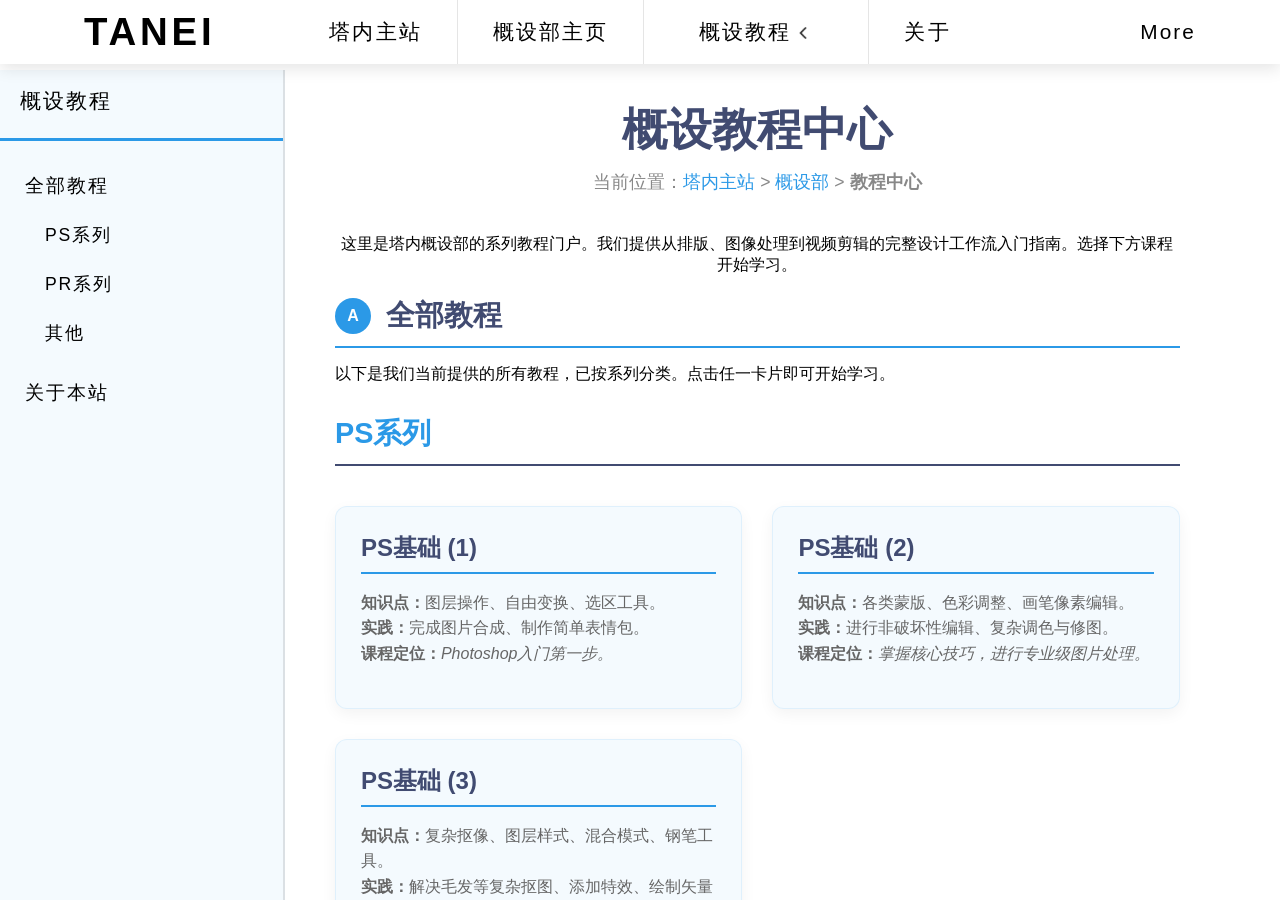
<file: index.html>
<!DOCTYPE html>
<html lang="zh-CN">
<head>
    <meta charset="UTF-8">
    <meta name="viewport" content="width=device-width, initial-scale=1.0">
    <title>概设教程总站 | TANEI</title>
    <link rel="stylesheet" href="./style/style-nav.css">
    <link rel="stylesheet" href="./style/style-content.css">
    <style>
        /* 为主页内容区域添加额外样式 */
        .tutorials-container {
            display: grid;
            grid-template-columns: repeat(auto-fill, minmax(300px, 1fr));
            gap: 30px;
            margin-top: 40px;
        }
        .tutorial-card {
            background: var(--shallow-background);
            border-radius: 12px;
            padding: 25px;
            text-decoration: none;
            color: inherit;
            display: block;
            transition: all 0.3s ease;
            border: 1px solid rgba(43, 153, 231, 0.1);
            box-shadow: 0 5px 15px rgba(0, 0, 0, 0.05);
        }
        .tutorial-card:hover {
            transform: translateY(-5px);
            box-shadow: 0 10px 25px rgba(43, 153, 231, 0.15);
            border-color: var(--primary-color);
        }
        .tutorial-title {
            color: var(--secondary-color);
            font-size: 1.5rem;
            font-weight: 600;
            margin-bottom: 10px;
            border-bottom: 2px solid var(--primary-color);
            padding-bottom: 8px;
        }
        .tutorial-desc {
            color: #666;
            line-height: 1.6;
            font-size: 1rem;
        }
        .home-header {
            text-align: center;
            margin-bottom: 20px;
        }
        .home-header h1 {
            font-size: 2.8rem;
            color: var(--secondary-color);
            margin-bottom: 10px;
        }
        .breadcrumb {
            font-size: 1.1rem;
            color: #888;
            margin-bottom: 40px;
        }
        .breadcrumb a {
            color: var(--primary-color);
            text-decoration: none;
        }
        .breadcrumb a:hover {
            text-decoration: underline;
        }
        
        /* 新增：分组标题样式 */
        .tutorial-group {
            margin-bottom: 50px;
        }
        .tutorial-group:last-child {
            margin-bottom: 20px;
        }
        .group-title {
            font-size: 1.8rem;
            color: var(--primary-color);
            margin-bottom: 20px;
            padding-bottom: 10px;
            border-bottom: 2px solid var(--secondary-color);
        }
        
    </style>
</head>
<body>
    <!-- 导航栏保持不变，确保站点导航一致性 -->
    <nav class="navbar" id="navbar">
        <div class="container" id="nav-container">
            <div class="nav-brand" id="nav-brand">
                <li class="nav-item">
                    <a href="./home/index.html" class="nav-link brand">
                        <div class="item-txt brand" >
                            <span>TANEI</span>
                        </div>
                    </a>
                </li>
            </div>
            <div class="nav-menu" id="nav-menu">
                <li class="nav-item">
                    <a href="../../index.html" class="nav-link menu">
                        <div class="item-txt menu" >
                            <span>塔内主站</span>
                        </div>
                    </a>
                </li>
                <li class="nav-item">
                    <a href="../index.html" class="nav-link menu">
                        <div class="item-txt menu" >
                            <span>概设部主页</span>
                        </div>
                    </a>
                </li>
                <li class="nav-item dropdown menu course">
                    <a href="./index.html" class="nav-link dropdown menu course">
                        <div class="item-txt menu course" >
                            <span>概设教程</span>
                            <span class="icon-png dropdown" ></span>
                        </div>
                    </a>
                    <div class="dropdown-content">
                        <ul class="dropdown-item">
                            <a href="./courses/xiumi/index.html" class="dropdown-link">
                                <div class="dropdown-txt"><span>秀米排版</span></div>
                            </a>
                        </ul>
                        <ul class="dropdown-item">
                            <a href="./courses/ps1/index.html" class="dropdown-link">
                                <div class="dropdown-txt"><span>PS基础(1)</span></div>
                            </a>
                        </ul>
                        <ul class="dropdown-item">
                            <a href="./courses/ps2/index.html" class="dropdown-link">
                                <div class="dropdown-txt"><span>PS基础(2)</span></div>
                            </a>
                        </ul>
                        <ul class="dropdown-item">
                            <a href="./courses/ps3/index.html" class="dropdown-link">
                                <div class="dropdown-txt"><span>PS基础(3)</span></div>
                            </a>
                        </ul>
                        <ul class="dropdown-item">
                            <a href="./courses/pr1/index.html" class="dropdown-link">
                                <div class="dropdown-txt"><span>PR基础(1)</span></div>
                            </a>
                        </ul>
                        <ul class="dropdown-item">
                            <a href="../pr2/index.html" class="dropdown-link">
                                <div class="dropdown-txt"><span>PR基础(2)</span></div>
                            </a>
                        </ul>
                    </div>
                </li>
                <li class="nav-item about">
                    <a href="../index.html/#about" class="nav-link menu about">
                        <div class="item-txt menu" >
                            <span>关于</span>
                        </div>
                    </a>
                </li>
            </div>
            <div class="nav-more">
                <div class="nav-item more">
                    <a class="nav-link more">
                        <div class="item-txt more"><span>More</span></div>
                    </a>
                </div>
            </div>
        </div>
    </nav>

    <div class="content-container">
        <!-- 左侧目录栏替换为本站指引 -->
        <aside class="tocbar">
            <div class="toc-header">
                <h2 class="header">概设教程</h2>
            </div>
            <nav class="toc-item">
                <a href="#tutorial-list" class="toc-link">全部教程</a>
                <!-- 新增：分组子目录 -->
                <div class="toc-subitem">
                    <a href="#ps-series" class="toc-link">PS系列</a>
                </div>
                <div class="toc-subitem">
                    <a href="#pr-series" class="toc-link">PR系列</a>
                </div>
                <div class="toc-subitem">
                    <a href="#other-tutorials" class="toc-link">其他</a>
                </div>
            </nav>
            <nav class="toc-item">
                <a href="#about" class="toc-link">关于本站</a>
            </nav>
            <p class="bottom blank"></p>
        </aside>

        <!-- 主内容区改造为教程门户 -->
        <div class="main-content">
            <header class="home-header">
                <h1>概设教程中心</h1>
                <div class="breadcrumb">
                    当前位置：<a href="./home/index.html">塔内主站</a> &gt; <a href="./department/gaishe/index.html">概设部</a> &gt; <strong>教程中心</strong>
                </div>
                <p>这里是塔内概设部的系列教程门户。我们提供从排版、图像处理到视频剪辑的完整设计工作流入门指南。选择下方课程开始学习。</p>
            </header>

            <div class="section-main">
                <!-- 教程列表区域 -->
                <div class="section" id="tutorial-list">
                    <div class="section-header">
                        <div class="section-number">A</div>
                        <h2 class="section-intro">全部教程</h2>
                    </div>
                    <div class="section-content">
                        <p>以下是我们当前提供的所有教程，已按系列分类。点击任一卡片即可开始学习。</p>
                        
                        <!-- PS系列分组 -->
                        <div class="tutorial-group" id="ps-series">
                            <h3 class="group-title">PS系列</h3>
                            <div class="tutorials-container">
                                <!-- PS基础(1) 卡片 -->
                                <a href="./courses/ps1/index.html" class="tutorial-card">
                                    <div class="tutorial-title">PS基础 (1)</div>
                                    <p class="tutorial-desc">
                                        <strong>知识点：</strong>图层操作、自由变换、选区工具。<br>
                                        <strong>实践：</strong>完成图片合成、制作简单表情包。<br>
                                        <strong>课程定位：</strong><em>Photoshop入门第一步。</em>
                                    </p>
                                </a>
                                <!-- PS基础(2) 卡片 -->
                                <a href="./courses/ps2/index.html" class="tutorial-card">
                                    <div class="tutorial-title">PS基础 (2)</div>
                                    <p class="tutorial-desc">
                                        <strong>知识点：</strong>各类蒙版、色彩调整、画笔像素编辑。<br>
                                        <strong>实践：</strong>进行非破坏性编辑、复杂调色与修图。<br>
                                        <strong>课程定位：</strong><em>掌握核心技巧，进行专业级图片处理。</em>
                                    </p>
                                </a>
                                <!-- PS基础(3) 卡片 -->
                                <a href="./courses/ps3/index.html" class="tutorial-card">
                                    <div class="tutorial-title">PS基础 (3)</div>
                                    <p class="tutorial-desc">
                                        <strong>知识点：</strong>复杂抠像、图层样式、混合模式、钢笔工具。<br>
                                        <strong>实践：</strong>解决毛发等复杂抠图、添加特效、绘制矢量图形。<br>
                                        <strong>课程定位：</strong><em>解决高级难题，应对海报合成等专业需求。</em>
                                    </p>
                                </a>
                            </div>
                        </div>

                        <!-- PR系列分组 -->
                        <div class="tutorial-group" id="pr-series">
                            <h3 class="group-title">PR系列</h3>
                            <div class="tutorials-container">
                                <!-- PR基础(1) 卡片 -->
                                <a href="./courses/pr1/index.html" class="tutorial-card">
                                    <div class="tutorial-title">PR基础 (1)</div>
                                    <p class="tutorial-desc">
                                        <strong>知识点：</strong>序列与时间线、基础剪辑工具、关键帧动画。<br>
                                        <strong>实践：</strong>完成视频的裁剪、拼接、添加文字与简单特效并导出。<br>
                                        <strong>课程定位：</strong><em>剪辑你的第一个视频，掌握核心流程。</em>
                                    </p>
                                </a>
                                <!-- PR基础(2) 卡片 -->
                                <a href="./courses/pr2/index.html" class="tutorial-card">
                                    <div class="tutorial-title">PR基础 (2)</div>
                                    <p class="tutorial-desc">
                                        <strong>知识点：</strong>绿幕抠像、嵌套与调整图层、GIF与蒙版。<br>
                                        <strong>实践：</strong>实现视频合成、批量添加效果、制作动图与复杂转场。<br>
                                        <strong>课程定位：</strong><em>实现高级合成，提升剪辑效率。</em>
                                    </p>
                                </a>
                            </div>
                        </div>

                        <!-- 其他分组 -->
                        <div class="tutorial-group" id="other-tutorials">
                            <h3 class="group-title">其他</h3>
                            <div class="tutorials-container">
                                <!-- 秀米排版 卡片 -->
                                <a href="./courses/xiumi/index.html" class="tutorial-card">
                                    <div class="tutorial-title">秀米排版</div>
                                    <p class="tutorial-desc">
                                        <strong>知识点：</strong>图文创建、组件使用、布局盒子、模板套用。<br>
                                        <strong>实践：</strong>独立完成一篇美观、结构清晰的微信公众号推文。<br>
                                        <strong>课程定位：</strong><em>公众号排版，从入门到精通。</em>
                                    </p>
                                </a>
                            </div>
                        </div>
                        
                        <p style="margin-top: 40px; font-style: italic; color: #666;">更多教程正在筹备中，敬请期待...</p>
                    </div>
                </div>
                
                <!-- 关于本站区域 -->
                <div class="section" id="about">
                    <div class="section-header">
                        <div class="section-number">B</div>
                        <h2 class="section-intro">关于本站</h2>
                    </div>
                    <div class="section-content">
                        <p>本"概设教程"系列由 <strong>TANEI 塔内概设部和网络部</strong> 制作与维护，旨在为社团内外对设计感兴趣的同学提供一套系统、免费、易于上手的学习资源。</p>
                        <p>教程内容涵盖平面设计（PS）、视频剪辑（PR）、内容排版（秀米）等常见设计工作流，从零开始，循序渐进。</p>
                        <p>我们的目标是：</p>
                        <ul>
                            <li><strong>降低门槛</strong>：用清晰的步骤和示例，让设计新手也能快速入门。</li>
                            <li><strong>体系化学习</strong>：课程安排由浅入深，帮助您构建扎实的设计基础。</li>
                            <li><strong>即学即用</strong>：教程侧重于实战技能，学完后即可应用于社团工作或个人项目。</li>
                        </ul>
                        <p>如果在学习过程中有任何疑问或建议，欢迎通过概设部主页的联系方式与我们交流。</p>
                        <p>祝您学习愉快！</p>
                    </div>
                </div>
                
                <p class="bottom blank"></p>
            </div>
        </div>
    </div>

<script>
    // 修改脚本以支持分组目录的点击高亮
    document.addEventListener('DOMContentLoaded', function() {
        const links = document.querySelectorAll('.toc-item a, .toc-subitem a');
        const sections = document.querySelectorAll('.section, .tutorial-group');
        
        links.forEach(link => {
            link.addEventListener('click', function(e) {
                links.forEach(l => l.classList.remove('active'));
                this.classList.add('active');
            });
        });
        
        const observerOptions = {
            root: null,
            rootMargin: '-20% 0px -70% 0px',
            threshold: 0
        };
        
        const observer = new IntersectionObserver((entries) => {
            entries.forEach(entry => {
                if (entry.isIntersecting) {
                    const id = entry.target.getAttribute('id');
                    links.forEach(link => {
                        link.classList.remove('active');
                        if (link.getAttribute('href') === `#${id}`) {
                            link.classList.add('active');
                        }
                    });
                }
            });
        }, observerOptions);
        
        sections.forEach(section => {
            observer.observe(section);
        });
    });
</script>
</body>
</html>
</file>
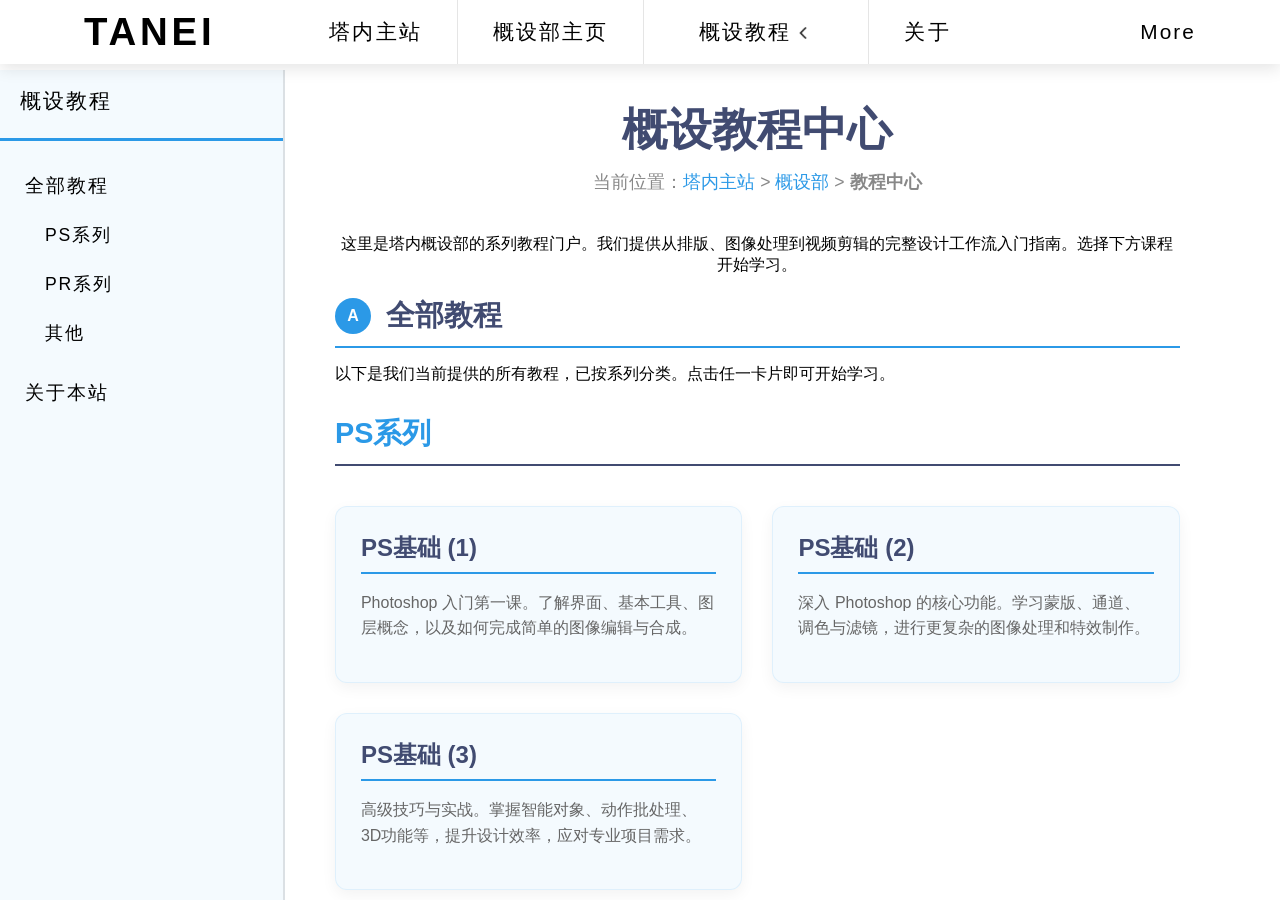
<file: courses/home/index.html>
<!DOCTYPE html>
<html lang="zh-CN">
<head>
    <meta charset="UTF-8">
    <meta name="viewport" content="width=device-width, initial-scale=1.0">
    <title>概设教程总站 | TANEI</title>
    <link rel="stylesheet" href="./style-nav.css">
    <link rel="stylesheet" href="./style-content.css">
    <style>
        /* 为主页内容区域添加额外样式 */
        .tutorials-container {
            display: grid;
            grid-template-columns: repeat(auto-fill, minmax(300px, 1fr));
            gap: 30px;
            margin-top: 40px;
        }
        .tutorial-card {
            background: var(--shallow-background);
            border-radius: 12px;
            padding: 25px;
            text-decoration: none;
            color: inherit;
            display: block;
            transition: all 0.3s ease;
            border: 1px solid rgba(43, 153, 231, 0.1);
            box-shadow: 0 5px 15px rgba(0, 0, 0, 0.05);
        }
        .tutorial-card:hover {
            transform: translateY(-5px);
            box-shadow: 0 10px 25px rgba(43, 153, 231, 0.15);
            border-color: var(--primary-color);
        }
        .tutorial-title {
            color: var(--secondary-color);
            font-size: 1.5rem;
            font-weight: 600;
            margin-bottom: 10px;
            border-bottom: 2px solid var(--primary-color);
            padding-bottom: 8px;
        }
        .tutorial-desc {
            color: #666;
            line-height: 1.6;
            font-size: 1rem;
        }
        .home-header {
            text-align: center;
            margin-bottom: 20px;
        }
        .home-header h1 {
            font-size: 2.8rem;
            color: var(--secondary-color);
            margin-bottom: 10px;
        }
        .breadcrumb {
            font-size: 1.1rem;
            color: #888;
            margin-bottom: 40px;
        }
        .breadcrumb a {
            color: var(--primary-color);
            text-decoration: none;
        }
        .breadcrumb a:hover {
            text-decoration: underline;
        }
        
        /* 新增：分组标题样式 */
        .tutorial-group {
            margin-bottom: 50px;
        }
        .tutorial-group:last-child {
            margin-bottom: 20px;
        }
        .group-title {
            font-size: 1.8rem;
            color: var(--primary-color);
            margin-bottom: 20px;
            padding-bottom: 10px;
            border-bottom: 2px solid var(--secondary-color);
        }
        
    </style>
</head>
<body>
    <!-- 导航栏保持不变，确保站点导航一致性 -->
    <nav class="navbar" id="navbar">
        <div class="container" id="nav-container">
            <div class="nav-brand" id="nav-brand">
                <li class="nav-item">
                    <a href="./home/index.html" class="nav-link brand">
                        <div class="item-txt brand" >
                            <span>TANEI</span>
                        </div>
                    </a>
                </li>
            </div>
            <div class="nav-menu" id="nav-menu">
                <li class="nav-item">
                    <a href="./home/index.html" class="nav-link menu">
                        <div class="item-txt menu" >
                            <span>塔内主站</span>
                        </div>
                    </a>
                </li>
                <li class="nav-item">
                    <a href="./department/gaishe/index.html" class="nav-link menu">
                        <div class="item-txt menu" >
                            <span>概设部主页</span>
                        </div>
                    </a>
                </li>
                <li class="nav-item dropdown menu course">
                    <a href="./department/gaishe/coures.html" class="nav-link dropdown menu course">
                        <div class="item-txt menu course" >
                            <span>概设教程</span>
                            <span class="icon-png dropdown" ></span>
                        </div>
                    </a>
                    <div class="dropdown-content">
                        <ul class="dropdown-item">
                            <a href="../xiumi/index.html" class="dropdown-link">
                                <div class="dropdown-txt"><span>秀米排版</span></div>
                            </a>
                        </ul>
                        <ul class="dropdown-item">
                            <a href="../ps1/index.html" class="dropdown-link">
                                <div class="dropdown-txt"><span>PS基础(1)</span></div>
                            </a>
                        </ul>
                        <ul class="dropdown-item">
                            <a href="../ps2/index.html" class="dropdown-link">
                                <div class="dropdown-txt"><span>PS基础(2)</span></div>
                            </a>
                        </ul>
                        <ul class="dropdown-item">
                            <a href="../ps3/index.html" class="dropdown-link">
                                <div class="dropdown-txt"><span>PS基础(3)</span></div>
                            </a>
                        </ul>
                        <ul class="dropdown-item">
                            <a href="../pr1/index.html" class="dropdown-link">
                                <div class="dropdown-txt"><span>PR基础(1)</span></div>
                            </a>
                        </ul>
                    </div>
                </li>
                <li class="nav-item about">
                    <a href="./department/gaishe/about.html" class="nav-link menu about">
                        <div class="item-txt menu" >
                            <span>关于</span>
                        </div>
                    </a>
                </li>
            </div>
            <div class="nav-more">
                <div class="nav-item more">
                    <a class="nav-link more">
                        <div class="item-txt more"><span>More</span></div>
                    </a>
                </div>
            </div>
        </div>
    </nav>

    <div class="content-container">
        <!-- 左侧目录栏替换为本站指引 -->
        <aside class="tocbar">
            <div class="toc-header">
                <h2 class="header">概设教程</h2>
            </div>
            <nav class="toc-item">
                <a href="#tutorial-list" class="toc-link">全部教程</a>
                <!-- 新增：分组子目录 -->
                <div class="toc-subitem">
                    <a href="#ps-series" class="toc-link">PS系列</a>
                </div>
                <div class="toc-subitem">
                    <a href="#pr-series" class="toc-link">PR系列</a>
                </div>
                <div class="toc-subitem">
                    <a href="#other-tutorials" class="toc-link">其他</a>
                </div>
            </nav>
            <nav class="toc-item">
                <a href="#about" class="toc-link">关于本站</a>
            </nav>
            <p class="bottom blank"></p>
        </aside>

        <!-- 主内容区改造为教程门户 -->
        <div class="main-content">
            <header class="home-header">
                <h1>概设教程中心</h1>
                <div class="breadcrumb">
                    当前位置：<a href="./home/index.html">塔内主站</a> &gt; <a href="./department/gaishe/index.html">概设部</a> &gt; <strong>教程中心</strong>
                </div>
                <p>这里是塔内概设部的系列教程门户。我们提供从排版、图像处理到视频剪辑的完整设计工作流入门指南。选择下方课程开始学习。</p>
            </header>

            <div class="section-main">
                <!-- 教程列表区域 -->
                <div class="section" id="tutorial-list">
                    <div class="section-header">
                        <div class="section-number">A</div>
                        <h2 class="section-intro">全部教程</h2>
                    </div>
                    <div class="section-content">
                        <p>以下是我们当前提供的所有教程，已按系列分类。点击任一卡片即可开始学习。</p>
                        
                        <!-- PS系列分组 -->
                        <div class="tutorial-group" id="ps-series">
                            <h3 class="group-title">PS系列</h3>
                            <div class="tutorials-container">
                                <!-- 教程卡片 2: PS基础(1) -->
                                <a href="../ps1/index.html" class="tutorial-card">
                                    <div class="tutorial-title">PS基础 (1)</div>
                                    <p class="tutorial-desc">Photoshop 入门第一课。了解界面、基本工具、图层概念，以及如何完成简单的图像编辑与合成。</p>
                                </a>
                                
                                <!-- 教程卡片 3: PS基础(2) -->
                                <a href="../ps2/index.html" class="tutorial-card">
                                    <div class="tutorial-title">PS基础 (2)</div>
                                    <p class="tutorial-desc">深入 Photoshop 的核心功能。学习蒙版、通道、调色与滤镜，进行更复杂的图像处理和特效制作。</p>
                                </a>
                                
                                <!-- 教程卡片 4: PS基础(3) -->
                                <a href="../ps3/index.html" class="tutorial-card">
                                    <div class="tutorial-title">PS基础 (3)</div>
                                    <p class="tutorial-desc">高级技巧与实战。掌握智能对象、动作批处理、3D功能等，提升设计效率，应对专业项目需求。</p>
                                </a>
                            </div>
                        </div>
                        
                        <!-- PR系列分组 -->
                        <div class="tutorial-group" id="pr-series">
                            <h3 class="group-title">PR系列</h3>
                            <div class="tutorials-container">
                                <!-- 教程卡片 5: PR基础(1) -->
                                <a href="../pr1/index.html" class="tutorial-card">
                                    <div class="tutorial-title">PR基础 (1)</div>
                                    <p class="tutorial-desc">Premiere Pro 视频剪辑入门。从创建项目、导入素材、时间线操作到简单效果与导出，完成你的第一个视频作品。</p>
                                </a>
                            </div>
                        </div>
                        
                        <!-- 其他分组 -->
                        <div class="tutorial-group" id="other-tutorials">
                            <h3 class="group-title">其他</h3>
                            <div class="tutorials-container">
                                <!-- 教程卡片 1: 秀米排版 -->
                                <a href="../xiumi/index.html" class="tutorial-card">
                                    <div class="tutorial-title">秀米排版</div>
                                    <p class="tutorial-desc">学习如何使用秀米编辑器进行微信公众号、推文等内容的快速、美观排版。涵盖基础操作、组件使用和风格设定。</p>
                                </a>
                            </div>
                        </div>
                        
                        <p style="margin-top: 40px; font-style: italic; color: #666;">更多教程正在筹备中，敬请期待...</p>
                    </div>
                </div>
                
                <!-- 关于本站区域 -->
                <div class="section" id="about">
                    <div class="section-header">
                        <div class="section-number">B</div>
                        <h2 class="section-intro">关于本站</h2>
                    </div>
                    <div class="section-content">
                        <p>本"概设教程"系列由 <strong>TANEI 塔内概设部和网络部</strong> 制作与维护，旨在为社团内外对设计感兴趣的同学提供一套系统、免费、易于上手的学习资源。</p>
                        <p>教程内容涵盖平面设计（PS）、视频剪辑（PR）、内容排版（秀米）等常见设计工作流，从零开始，循序渐进。</p>
                        <p>我们的目标是：</p>
                        <ul>
                            <li><strong>降低门槛</strong>：用清晰的步骤和示例，让设计新手也能快速入门。</li>
                            <li><strong>体系化学习</strong>：课程安排由浅入深，帮助您构建扎实的设计基础。</li>
                            <li><strong>即学即用</strong>：教程侧重于实战技能，学完后即可应用于社团工作或个人项目。</li>
                        </ul>
                        <p>如果在学习过程中有任何疑问或建议，欢迎通过概设部主页的联系方式与我们交流。</p>
                        <p>祝您学习愉快！</p>
                    </div>
                </div>
                
                <p class="bottom blank"></p>
            </div>
        </div>
    </div>

<script>
    // 修改脚本以支持分组目录的点击高亮
    document.addEventListener('DOMContentLoaded', function() {
        const links = document.querySelectorAll('.toc-item a, .toc-subitem a');
        const sections = document.querySelectorAll('.section, .tutorial-group');
        
        links.forEach(link => {
            link.addEventListener('click', function(e) {
                links.forEach(l => l.classList.remove('active'));
                this.classList.add('active');
            });
        });
        
        const observerOptions = {
            root: null,
            rootMargin: '-20% 0px -70% 0px',
            threshold: 0
        };
        
        const observer = new IntersectionObserver((entries) => {
            entries.forEach(entry => {
                if (entry.isIntersecting) {
                    const id = entry.target.getAttribute('id');
                    links.forEach(link => {
                        link.classList.remove('active');
                        if (link.getAttribute('href') === `#${id}`) {
                            link.classList.add('active');
                        }
                    });
                }
            });
        }, observerOptions);
        
        sections.forEach(section => {
            observer.observe(section);
        });
    });
</script>
</body>
</html>
</file>
<file: style/style-nav.css>
body{
    margin: 0;
    padding: 0;
    display: block;
    height: 100vh;
}

.navbar{
    margin: 0;
    padding: 0;
    grid-row: 1;
    display: flex;
    align-items: center;
    justify-content: center;    /* 水平居中 */
    position: sticky;
    top: 0;
    box-shadow: 0 5px 15px rgba(0, 0, 0, 0.1);
    background: white;
    z-index: 1000;
    height: auto;
}
.container#nav-container{
    margin: 0;
    padding: 0;
    display: grid;
    grid-template-columns: 1fr auto 1fr;
    height: auto;

    width: 90vw;
    min-width: 600px;
    position: relative;
}
.nav-brand{
    display: flex;
    justify-content: center; /* 水平居中 */
    align-items: center;     /* 垂直居中 */
    justify-self: start;
}
.nav-item{
    list-style: none;
}
.nav-brand .nav-item{
    height: 100%;
    min-height: 50px;
}
.nav-link.brand{
    text-decoration: none;
    color: black;
    font-size: 2.4rem;
    font-weight: 700;
    letter-spacing: 0.1em;
}
.nav-link.brand:hover{
    .item-txt.brand{
        color: #2b99e7;
    }
}
.item-txt.brand{
    padding: 10px 20px;
}
.item-txt.menu{
    justify-content: center; /* 水平居中 */
    align-items: center;     /* 垂直居中 */
    padding: 0 35px;
}
.nav-menu{
    display: flex;
    position: relative;
    justify-content: center; /* 水平居中 */
    align-items: center;     /* 垂直居中 */
    justify-self: center;
}
.nav-menu .nav-item{
    display: flex;
    position: relative;
    align-items: center;     /* 垂直居中 */
    min-height: 50px;
    height: 100%;
}
.nav-link.menu{
    display: flex;
    text-decoration: none;
    color: black;
    font-size: 1.3rem;
    font-weight: 500;
    letter-spacing: 0.1em;
    width: 100%;
    height: 100%;
    justify-content: center; /* 水平居中 */
    align-items: center;     /* 垂直居中 */
    border-right:1px solid rgba(0, 0, 0, 0.1);
    transition: background-color 0.3s ease;
}
.nav-link.about{
    border-right: none;
}
.nav-link.menu:hover{
    .item-txt.menu{
        color: #2b99e7;        
    }
    background: rgba(0, 0, 0, 0.2);
}
.nav-link.menu::after{
    content: '';
    position: absolute;
    bottom: 0;
    left: 50%;
    width: 0;
    height: 3px;
    background: #2b99e7;
    transition: color 0.3s ease;
    transform: translateX(-50%);
}
.nav-link.menu:hover::after{
    width: 100%;
}
.course.item-txt.menu{
    padding: 0 55px;
    display: flex;
    align-items: center;
}
.dropdown{
    position: relative;
}
.dropdown-content{
    display: block;
    position: absolute;
    top: 100%;
    left: 0;
    background: rgb(255, 255, 255);
    box-shadow: 0 10px 30px rgba(0, 0, 0, 0.3);
    width: 100%;
    opacity: 0;
    visibility: hidden;
    transform: translateY(-5px);
    transition: all 0.3s ease;
    z-index: 999;
}
.nav-item.dropdown:hover .nav-link.dropdown{
    .item-txt.menu{
        color: #2b99e7;        
    }
    background: rgba(0, 0, 0, 0.2);
}
.nav-link.dropdown::after{
    content: '';
    position: absolute;
    bottom: 0;
    left: 50%;
    width: 0;
    height: 3px;
    background: #2b99e7;
    transition: color 0.3s ease;
    transform: translateX(-50%);
}
.nav-item.dropdown:hover .nav-link.dropdown::after{
    width: 100%;
}
.nav-item.dropdown:hover .dropdown-content{
    opacity: 1;
    visibility: visible;
    transform: translateY(0); 
}
.icon-png{
    background-image: url(../media/nav/dropdown.png);
    background-size: cover;
    width: 20px;
    height: 20px;
    display: inline-block;
    margin-top: 2px;
    margin-left: 2px;
    position: relative;
    transform: rotate(90deg);
    transition: all 0.3s ease;
}
.nav-item.dropdown:hover .icon-png.dropdown{
    transform: rotate(0deg);
}
.dropdown-item{
    display: flex;
    width: 100%;
    justify-content: center; /* 靠左 */
    align-items: center;     /* 垂直居中 */
    padding: 0;
    margin: 0;
    transition: all 0.2 ease;
}
.dropdown-link{
    display: block;
    text-decoration: none;
    position: relative;
    color: black;
    font-size: 1.1rem;
    font-weight: 400;
    letter-spacing: 0.1em;
    justify-content: center; /* 靠左 */
    align-items: center;     /* 垂直居中 */
    align-self: stretch;
    justify-self: auto;
    width: 100%;
    margin: 0;
    padding: 20px 15px ;
    transition: color 0.3s ease;
    border-bottom: 1px solid rgba(0, 0, 0, 0.05);
}
.dropdown-item:last-child {
    border-bottom: none;
}
.dropdown-link:hover{
    background: rgba(0, 0, 0, 0.2);
    .dropdown-txt{
        padding-left: 20px;
        color: #2b99e7;
    }
}
.dropdown-txt{
    transition: padding 0.3s ease;
    margin: 0 10px;
}
.nav-more{
    display: flex;
    justify-content: center; /* 水平居中 */
    align-items: center;     /* 垂直居中 */
    justify-self: end;
    position: relative;
}
.nav-item.more{
    display: flex;
    align-items: center;
    justify-content: center;
    justify-self: right;
    height: 100%;
}
.nav-link.more{
    display: flex;
    text-decoration: none;
    color: black;
    font-size: 1.3rem;
    font-weight: 500;
    letter-spacing: 0.1em;
    width: 100%;
    height: 100%;
    justify-content: center; /* 水平居中 */
    align-items: center;     /* 垂直居中 */
    justify-self: center;
    padding: 0 20px;
}
.nav-link.more:hover{
    background: rgba(0, 0, 0, 0.2);
    .item-txt.more{
        color: #2b99e7;        
    }
}
.nav-link.more::after{
    content: '';
    position: absolute;
    bottom: 0;
    left: 50%;
    width: 0;
    height: 3px;
    background: #2b99e7;
    transition: color 0.3s ease;
    transform: translateX(-50%);
}
.nav-link.more:hover::after{
    width: 100%;
}
</file>
<file: style/style-content.css>
body{
    --primary-color:#2b99e7;
    --secondary-color:#414b71;
    --shallow-background: rgba(43, 153, 231,0.05);
    --content-y: 70px;
    --content-height:calc(100vh - var(--content-y));
}
* {
    font-family: 'Segoe UI', 'sans-serif', sans-serif;
}
.content-container{
    display: flex;
    position: fixed;
    top: var(--content-y);
    left: 0;
    right: 0;
    bottom: 0;
    height: var(--content-height);
}

.tocbar{
    position: sticky;
    top: 0;
    margin: 0;
    padding: 0;
    height: var(--content-height);
    width: 300px;
    border-right: 2px solid rgba(0,0,0,0.1);
    background: var(--shallow-background);
    z-index: 900;
    overflow-y: auto;
}
.toc-header{
    margin: 0;
    padding: 0 20px 5px;
    margin-bottom: 20px;
    border-bottom: 3px solid var(--primary-color);
    h2{
        font-size: 1.3rem;
        font-weight: 500;
        letter-spacing: 0.1em;
        color: rgb(0, 0, 0);
    }
}

.toc-item{
    display: block;
    margin: 0;
    padding: 0 0px 10px;
    font-weight: 500;
    font-size: 1.2rem;
}
.toc-subitem{
    display: block;
    margin: 0 20px;
    padding: 0 0 1px 0;
    font-size: 1.1rem;
    font-weight: 400;
}
.toc-link{
    letter-spacing: 0.1em;
    color: rgb(0, 0, 0);
    justify-self: left;
    width: 80%;
    display: block;
    margin: 0 10px;
    padding: 12px 15px;
    text-decoration: none;
    border-radius: 6px;
    transition: all 0.2s;
}
.toc-item .toc-link:hover, .toc-item .toc-link.active {
    background: rgba(0, 0, 0, 0.3);
}

.main-content{
    position: relative;
    width: 70vw;
    margin: 0;
    padding: 0 100px 0 50px;
    height: 100%;
    overflow-y: auto;
    display: block;
}
.main-header{
    margin: 20px 0 40px;
    padding: 0 0 20px;
    border-bottom: 2px solid rgba(0, 0, 0, 0.1);
    h1{
        margin: 0 0 10px;
        padding: 0;
        font-size: 2.4rem;
    }
    p{
        margin: 0;
        padding: 0;
        font-size: 1.2rem;
    }

}
.section-main{
    display: block;
    position: relative;
}
.section-header{
    display: flex;
    align-items: center;
    margin-bottom: 10px;
    padding-bottom: 10px;
    border-bottom: 2px solid var(--primary-color);
    * {
        margin: 0;
    }
}
.section-number{
    display: flex;
    align-items: center;
    justify-content: center;
    width: 36px;
    height: 36px;
    background: var(--primary-color);
    color: white;
    border-radius: 50%;
    margin-right: 15px;
    font-weight: 600;
}
.section-intro{
    font-size: 1.8rem;
    font-weight: 600;
    color: var(--secondary-color);
}
.section-txt{
    p{
        margin-bottom: 15px;
        font-size: 1.1rem;
    }   
    h2{
        color: var(--secondary-color);
        margin-bottom: 15px;
    }
}

img{
    margin-left: 10px;
    margin-right: 10px;
}
.img{
    position: relative;
    display: flex;
    justify-content: center;
    width: auto;
    height: 100px;
    margin-bottom: 40px;
    p{
        position: absolute;
        font-size: 1.0rem;
    }

}
.img::after{
    content: '点击放大图片';
    position: absolute;
    align-self: center;
    padding: 10px;
    background-color: rgba(0, 0, 0, 0.5);
    color: white;
}
.img.zoomed{
    height: 500px;
}
.img.img.zoomed::after{
    content: '点击缩小图片';
    position: absolute;
    top: 0;
    padding: 10px;
    background-color: rgba(0, 0, 0, 0.5);
    color: white;
}
.footnote{
    margin-bottom: 30px;
    transform: translateY(-30px);
    font-size: 1.0rem;
    color: rgba(0, 0, 0, 0.8);
    justify-self: center;
}
.video-container{
    justify-content: center;
    display: flex;
    position: relative;
    width: auto;
    height: 100px;
    margin-bottom: 40px;
}
.video-container{
    .tobezoomed{
        z-index: 1001;
        position: absolute;
        align-self: center;
        padding: 10px;
        background-color: rgba(0, 0, 0, 0.5);
        color: white;
        visibility: visible;
    }
    .zoomed{
        z-index: 1001;
        position: absolute;
        top: 0;
        padding: 10px;
        background-color: rgba(0, 0, 0, 0.5);
        color: white;
        visibility: hidden;
    }
}
.video-container.zoomed{
    .tobezoomed{
        visibility: hidden;
    }
    .zoomed{
        visibility: visible;
    }
    height: 550px;
}
.zoomable-video{
    z-index: 1000;
    position: relative;
    visibility: visible;
}
.zoomable-video.zoomed{
    z-index: 1000;
    position: relative;
    visibility: visible;
}
.emoji{
    background-color: rgba(0, 0, 0, 1);
}
.emphasis{
    background: rgba(253, 78, 78, 0.5);
    color: black
}
.bottom{
    height: 100px;
}
</file>
<file: courses/home/style-nav.css>
body{
    margin: 0;
    padding: 0;
    display: block;
    height: 100vh;
}

.navbar{
    margin: 0;
    padding: 0;
    grid-row: 1;
    display: flex;
    align-items: center;
    justify-content: center;    /* 水平居中 */
    position: sticky;
    top: 0;
    box-shadow: 0 5px 15px rgba(0, 0, 0, 0.1);
    background: white;
    z-index: 1000;
    height: auto;
}
.container#nav-container{
    margin: 0;
    padding: 0;
    display: grid;
    grid-template-columns: 1fr auto 1fr;
    height: auto;

    width: 90vw;
    min-width: 600px;
    position: relative;
}
.nav-brand{
    display: flex;
    justify-content: center; /* 水平居中 */
    align-items: center;     /* 垂直居中 */
    justify-self: start;
}
.nav-item{
    list-style: none;
}
.nav-brand .nav-item{
    height: 100%;
    min-height: 50px;
}
.nav-link.brand{
    text-decoration: none;
    color: black;
    font-size: 2.4rem;
    font-weight: 700;
    letter-spacing: 0.1em;
}
.nav-link.brand:hover{
    .item-txt.brand{
        color: #2b99e7;
    }
}
.item-txt.brand{
    padding: 10px 20px;
}
.item-txt.menu{
    justify-content: center; /* 水平居中 */
    align-items: center;     /* 垂直居中 */
    padding: 0 35px;
}
.nav-menu{
    display: flex;
    position: relative;
    justify-content: center; /* 水平居中 */
    align-items: center;     /* 垂直居中 */
    justify-self: center;
}
.nav-menu .nav-item{
    display: flex;
    position: relative;
    align-items: center;     /* 垂直居中 */
    min-height: 50px;
    height: 100%;
}
.nav-link.menu{
    display: flex;
    text-decoration: none;
    color: black;
    font-size: 1.3rem;
    font-weight: 500;
    letter-spacing: 0.1em;
    width: 100%;
    height: 100%;
    justify-content: center; /* 水平居中 */
    align-items: center;     /* 垂直居中 */
    border-right:1px solid rgba(0, 0, 0, 0.1);
    transition: background-color 0.3s ease;
}
.nav-link.about{
    border-right: none;
}
.nav-link.menu:hover{
    .item-txt.menu{
        color: #2b99e7;        
    }
    background: rgba(0, 0, 0, 0.2);
}
.nav-link.menu::after{
    content: '';
    position: absolute;
    bottom: 0;
    left: 50%;
    width: 0;
    height: 3px;
    background: #2b99e7;
    transition: color 0.3s ease;
    transform: translateX(-50%);
}
.nav-link.menu:hover::after{
    width: 100%;
}
.course.item-txt.menu{
    padding: 0 55px;
    display: flex;
    align-items: center;
}
.dropdown{
    position: relative;
}
.dropdown-content{
    display: block;
    position: absolute;
    top: 100%;
    left: 0;
    background: rgb(255, 255, 255);
    box-shadow: 0 10px 30px rgba(0, 0, 0, 0.3);
    width: 100%;
    opacity: 0;
    visibility: hidden;
    transform: translateY(-5px);
    transition: all 0.3s ease;
    z-index: 999;
}
.nav-item.dropdown:hover .nav-link.dropdown{
    .item-txt.menu{
        color: #2b99e7;        
    }
    background: rgba(0, 0, 0, 0.2);
}
.nav-link.dropdown::after{
    content: '';
    position: absolute;
    bottom: 0;
    left: 50%;
    width: 0;
    height: 3px;
    background: #2b99e7;
    transition: color 0.3s ease;
    transform: translateX(-50%);
}
.nav-item.dropdown:hover .nav-link.dropdown::after{
    width: 100%;
}
.nav-item.dropdown:hover .dropdown-content{
    opacity: 1;
    visibility: visible;
    transform: translateY(0); 
}
.icon-png.dropdown{
    background-image: url(./media/nav/dropdown.png);
    background-size: cover;
    width: 20px;
    height: 20px;
    display: inline-block;
    margin-top: 2px;
    margin-left: 2px;
    position: relative;
    transform: rotate(90deg);
    transition: all 0.3s ease;
}
.nav-item.dropdown:hover .icon-png.dropdown{
    transform: rotate(0deg);
}
.dropdown-item{
    display: flex;
    width: 100%;
    justify-content: center; /* 靠左 */
    align-items: center;     /* 垂直居中 */
    padding: 0;
    margin: 0;
    transition: all 0.2 ease;
}
.dropdown-link{
    display: block;
    text-decoration: none;
    position: relative;
    color: black;
    font-size: 1.1rem;
    font-weight: 400;
    letter-spacing: 0.1em;
    justify-content: center; /* 靠左 */
    align-items: center;     /* 垂直居中 */
    align-self: stretch;
    justify-self: auto;
    width: 100%;
    margin: 0;
    padding: 20px 15px ;
    transition: color 0.3s ease;
    border-bottom: 1px solid rgba(0, 0, 0, 0.05);
}
.dropdown-item:last-child {
    border-bottom: none;
}
.dropdown-link:hover{
    background: rgba(0, 0, 0, 0.2);
    .dropdown-txt{
        padding-left: 20px;
        color: #2b99e7;
    }
}
.dropdown-txt{
    transition: padding 0.3s ease;
    margin: 0 10px;
}
.nav-more{
    display: flex;
    justify-content: center; /* 水平居中 */
    align-items: center;     /* 垂直居中 */
    justify-self: end;
    position: relative;
}
.nav-item.more{
    display: flex;
    align-items: center;
    justify-content: center;
    justify-self: right;
    height: 100%;
}
.nav-link.more{
    display: flex;
    text-decoration: none;
    color: black;
    font-size: 1.3rem;
    font-weight: 500;
    letter-spacing: 0.1em;
    width: 100%;
    height: 100%;
    justify-content: center; /* 水平居中 */
    align-items: center;     /* 垂直居中 */
    justify-self: center;
    padding: 0 20px;
}
.nav-link.more:hover{
    background: rgba(0, 0, 0, 0.2);
    .item-txt.more{
        color: #2b99e7;        
    }
}
.nav-link.more::after{
    content: '';
    position: absolute;
    bottom: 0;
    left: 50%;
    width: 0;
    height: 3px;
    background: #2b99e7;
    transition: color 0.3s ease;
    transform: translateX(-50%);
}
.nav-link.more:hover::after{
    width: 100%;
}
</file>
<file: courses/home/style-content.css>
body{
    --primary-color:#2b99e7;
    --secondary-color:#414b71;
    --shallow-background: rgba(43, 153, 231,0.05);
    --content-y: 70px;
    --content-height:calc(100vh - var(--content-y));
}
* {
    font-family: 'Segoe UI', 'sans-serif', sans-serif;
}
.content-container{
    display: flex;
    position: fixed;
    top: var(--content-y);
    left: 0;
    right: 0;
    bottom: 0;
    height: var(--content-height);
}

.tocbar{
    position: sticky;
    top: 0;
    margin: 0;
    padding: 0;
    height: var(--content-height);
    width: 300px;
    border-right: 2px solid rgba(0,0,0,0.1);
    background: var(--shallow-background);
    z-index: 900;
    overflow-y: auto;
}
.toc-header{
    margin: 0;
    padding: 0 20px 5px;
    margin-bottom: 20px;
    border-bottom: 3px solid var(--primary-color);
    h2{
        font-size: 1.3rem;
        font-weight: 500;
        letter-spacing: 0.1em;
        color: rgb(0, 0, 0);
    }
}

.toc-item{
    display: block;
    margin: 0;
    padding: 0 0px 10px;
    font-weight: 500;
    font-size: 1.2rem;
}
.toc-subitem{
    display: block;
    margin: 0 20px;
    padding: 0 0 1px 0;
    font-size: 1.1rem;
    font-weight: 400;
}
.toc-link{
    letter-spacing: 0.1em;
    color: rgb(0, 0, 0);
    justify-self: left;
    width: 80%;
    display: block;
    margin: 0 10px;
    padding: 12px 15px;
    text-decoration: none;
    border-radius: 6px;
    transition: all 0.2s;
}
.toc-item .toc-link:hover, .toc-item .toc-link.active {
    background: rgba(0, 0, 0, 0.3);
}

.main-content{
    position: relative;
    width: 70vw;
    margin: 0;
    padding: 0 100px 0 50px;
    height: 100%;
    overflow-y: auto;
    display: block;
}
.main-header{
    margin: 20px 0 40px;
    padding: 0 0 20px;
    border-bottom: 2px solid rgba(0, 0, 0, 0.1);
    h1{
        margin: 0 0 10px;
        padding: 0;
        font-size: 2.4rem;
    }
    p{
        margin: 0;
        padding: 0;
        font-size: 1.2rem;
    }

}
.section-main{
    display: block;
    position: relative;
}
.section-header{
    display: flex;
    align-items: center;
    margin-bottom: 10px;
    padding-bottom: 10px;
    border-bottom: 2px solid var(--primary-color);
    * {
        margin: 0;
    }
}
.section-number{
    display: flex;
    align-items: center;
    justify-content: center;
    width: 36px;
    height: 36px;
    background: var(--primary-color);
    color: white;
    border-radius: 50%;
    margin-right: 15px;
    font-weight: 600;
}
.section-intro{
    font-size: 1.8rem;
    font-weight: 600;
    color: var(--secondary-color);
}
.section-txt{
    p{
        margin-bottom: 15px;
        font-size: 1.1rem;
    }   
    h2{
        color: var(--secondary-color);
        margin-bottom: 15px;
    }
}

img{
    margin-left: 10px;
    margin-right: 10px;
}
.img{
    position: relative;
    display: flex;
    justify-content: center;
    width: auto;
    height: 100px;
    margin-bottom: 40px;
    p{
        position: absolute;
        font-size: 1.0rem;
    }

}
.img::after{
    content: '点击放大图片';
    position: absolute;
    align-self: center;
    padding: 10px;
    background-color: rgba(0, 0, 0, 0.5);
    color: white;
}
.img.zoomed{
    height: 500px;
}
.img.img.zoomed::after{
    content: '点击缩小图片';
    position: absolute;
    top: 0;
    padding: 10px;
    background-color: rgba(0, 0, 0, 0.5);
    color: white;
}
.footnote{
    margin-bottom: 30px;
    transform: translateY(-30px);
    font-size: 1.0rem;
    color: rgba(0, 0, 0, 0.8);
    justify-self: center;
}
.video-container{
    justify-content: center;
    display: flex;
    position: relative;
    width: auto;
    height: 100px;
    margin-bottom: 40px;
}
.video-container{
    .tobezoomed{
        z-index: 1001;
        position: absolute;
        align-self: center;
        padding: 10px;
        background-color: rgba(0, 0, 0, 0.5);
        color: white;
        visibility: visible;
    }
    .zoomed{
        z-index: 1001;
        position: absolute;
        top: 0;
        padding: 10px;
        background-color: rgba(0, 0, 0, 0.5);
        color: white;
        visibility: hidden;
    }
}
.video-container.zoomed{
    .tobezoomed{
        visibility: hidden;
    }
    .zoomed{
        visibility: visible;
    }
    height: 550px;
}
.zoomable-video{
    z-index: 1000;
    position: relative;
    visibility: visible;
}
.zoomable-video.zoomed{
    z-index: 1000;
    position: relative;
    visibility: visible;
}
.emoji{
    background-color: rgba(0, 0, 0, 1);
}
.emphasis{
    background: rgba(253, 78, 78, 0.5);
    color: black
}
.bottom{
    height: 100px;
}
</file>
